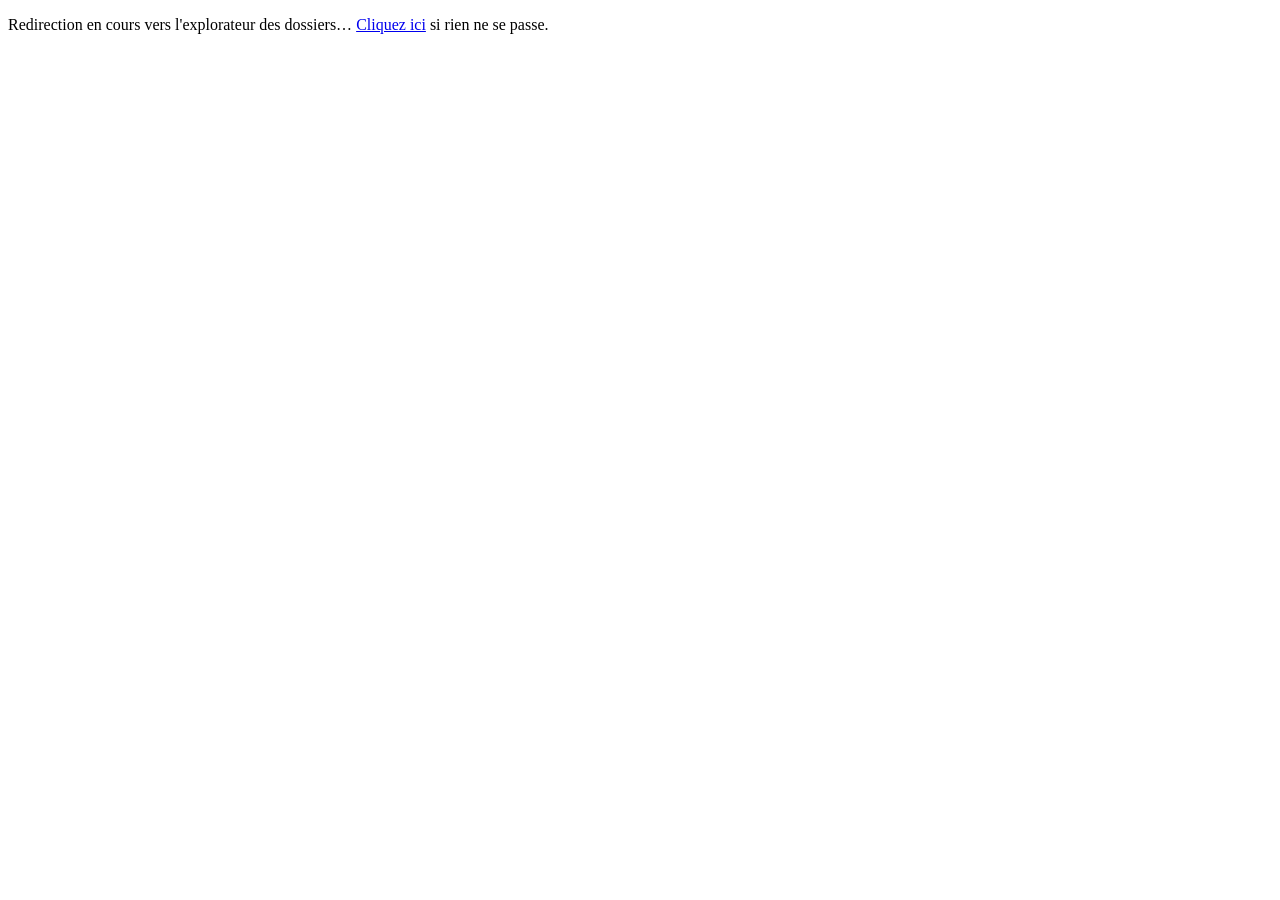
<file: projects/index.html>
<!DOCTYPE html>
<html lang="fr">
<head>
    <meta charset="UTF-8">
    <meta http-equiv="refresh" content="0; url=index.php">
    <title>Redirection vers l'explorateur de projets</title>
</head>
<body>
    <p>Redirection en cours vers l'explorateur des dossiers… <a href="index.php">Cliquez ici</a> si rien ne se passe.</p>
</body>
</html>
</file>
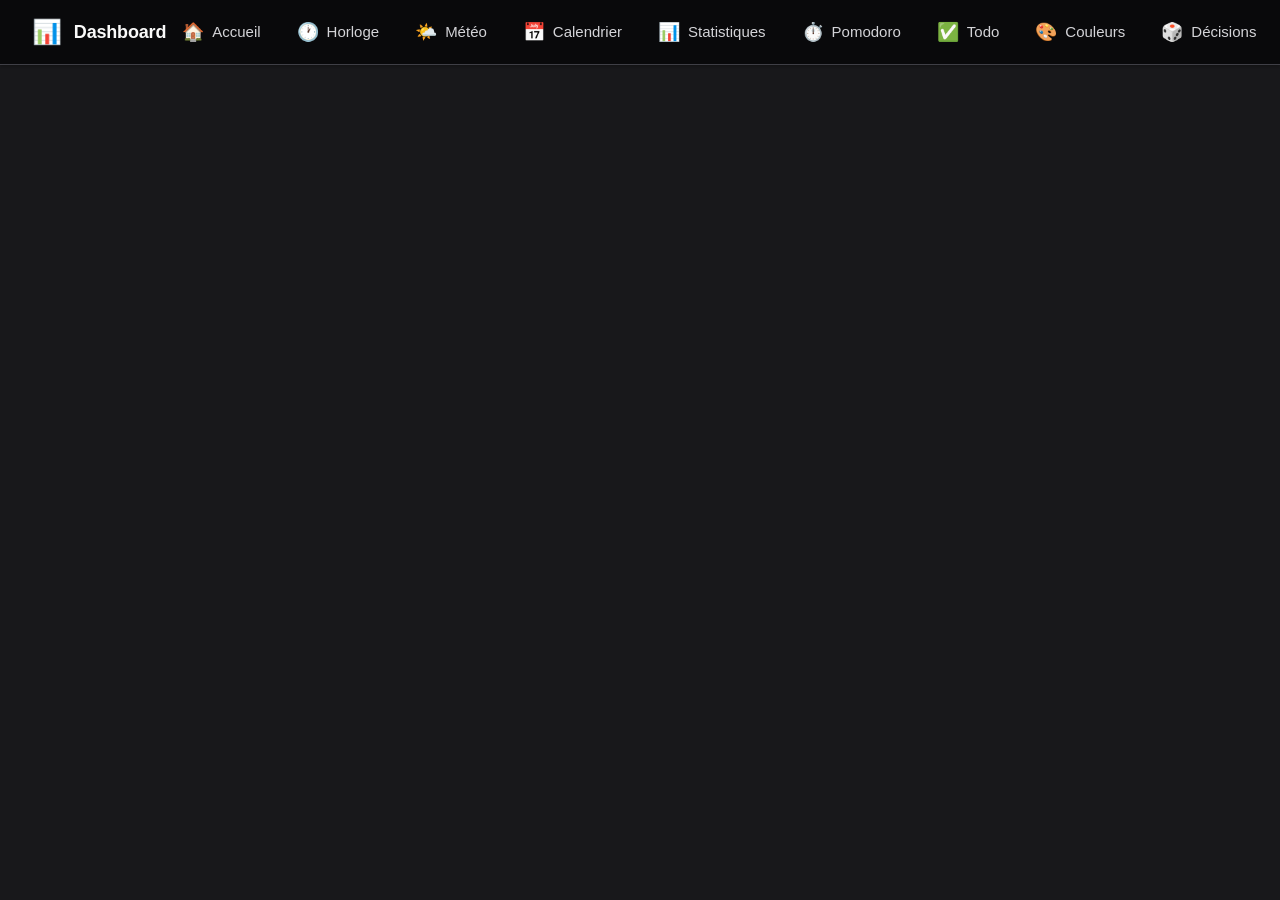
<file: projects/Dashboard/index.html>
<!doctype html>
<html lang="en">
  <head>
    <meta charset="UTF-8" />
    <link rel="icon" type="image/svg+xml" href="/favicon.svg" />
    <meta name="viewport" content="width=device-width, initial-scale=1.0" />
    <title>dashboard-perso</title>
    <script type="module" crossorigin src="./assets/index-Ciw6hsVW.js"></script>
    <link rel="stylesheet" crossorigin href="./assets/index-CZJQRBE0.css">
  </head>
  <body>
    <div id="root"></div>
  </body>
</html>
</file>
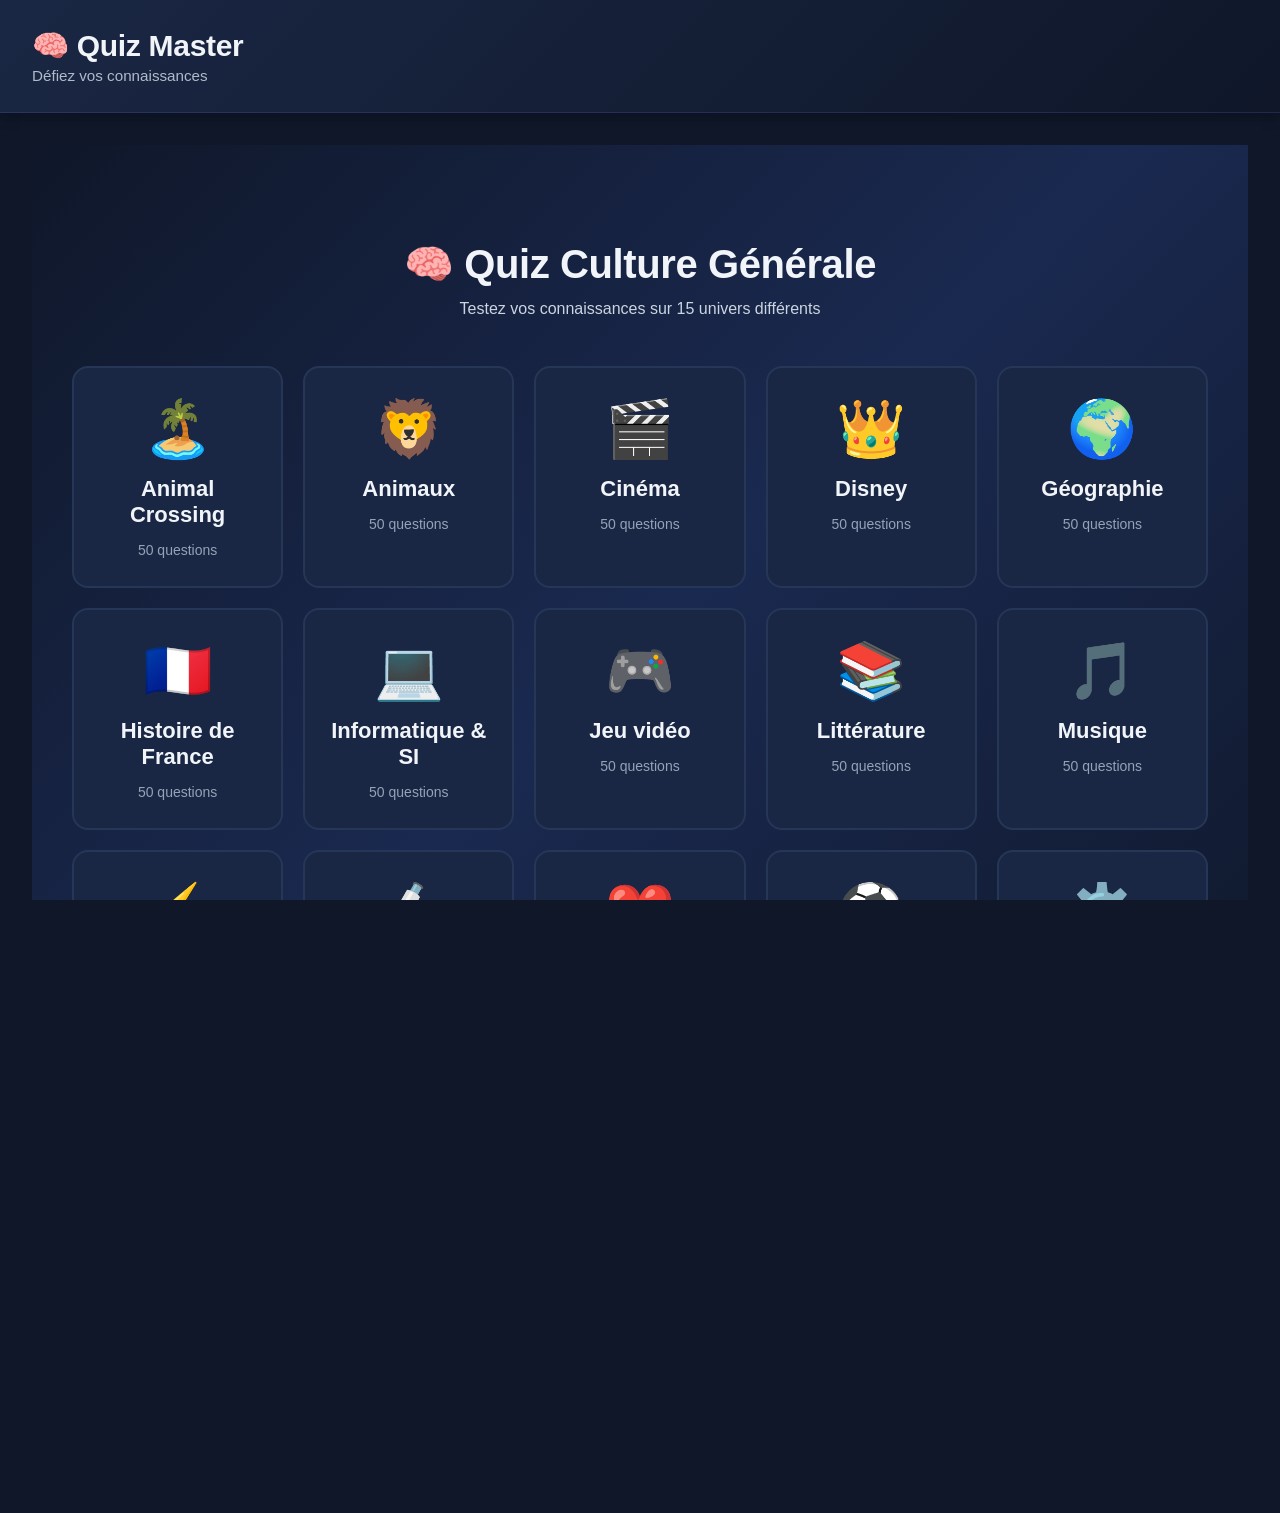
<file: projects/quiz/index.html>
<!doctype html>
<html lang="en" data-beasties-container>
<head>
  <meta charset="utf-8">
  <title>AngularCardsCollection</title>
  <base href="./">
  <meta name="viewport" content="width=device-width, initial-scale=1">
  <link rel="icon" type="image/x-icon" href="favicon.ico">
<style>*{margin:0;padding:0;box-sizing:border-box}html,body{margin:0;padding:0;width:100%;height:100%;overflow-x:hidden}app-root{display:block;width:100%;height:100%}</style><link rel="stylesheet" href="styles-6CICIR44.css" media="print" onload="this.media='all'"><noscript><link rel="stylesheet" href="styles-6CICIR44.css"></noscript></head>
<body>
  <app-root></app-root>
<script src="main-5MNMVX6I.js" type="module"></script></body>
</html>
</file>
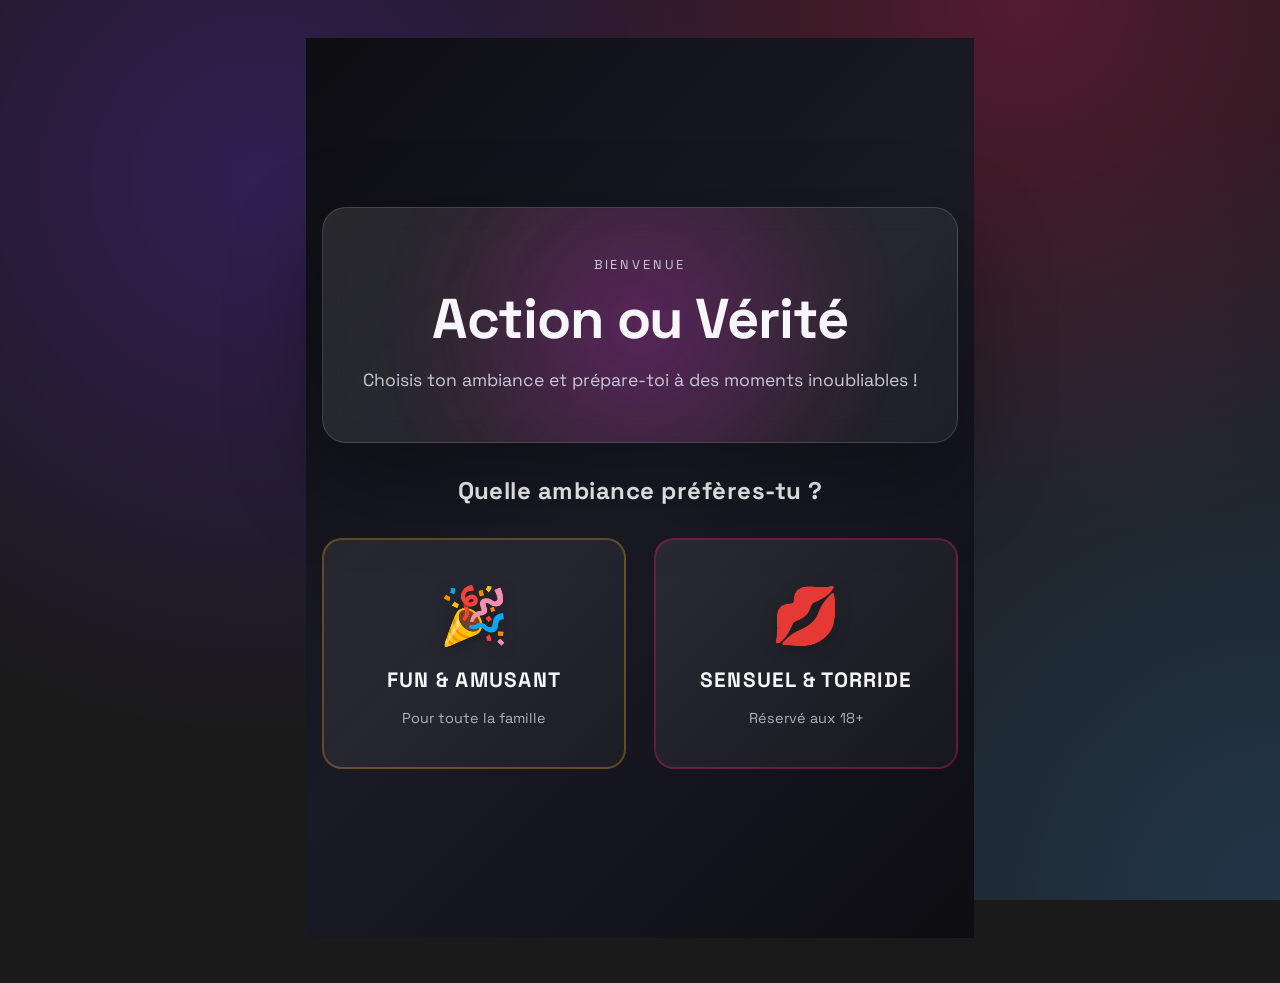
<file: projects/Truth or Dare/index.html>
<!DOCTYPE html>
<html lang="fr">
  <head>
    <meta charset="UTF-8" />
    <meta name="viewport" content="width=device-width, initial-scale=1.0" />
    <title>Action ou Vérité</title>
    <script type="module" crossorigin src="./assets/index-Dd_Lq-SL.js"></script>
    <link rel="stylesheet" crossorigin href="./assets/index-EcSPAZez.css">
  </head>
  <body>
    <div id="root"></div>
  </body>
</html>
</file>
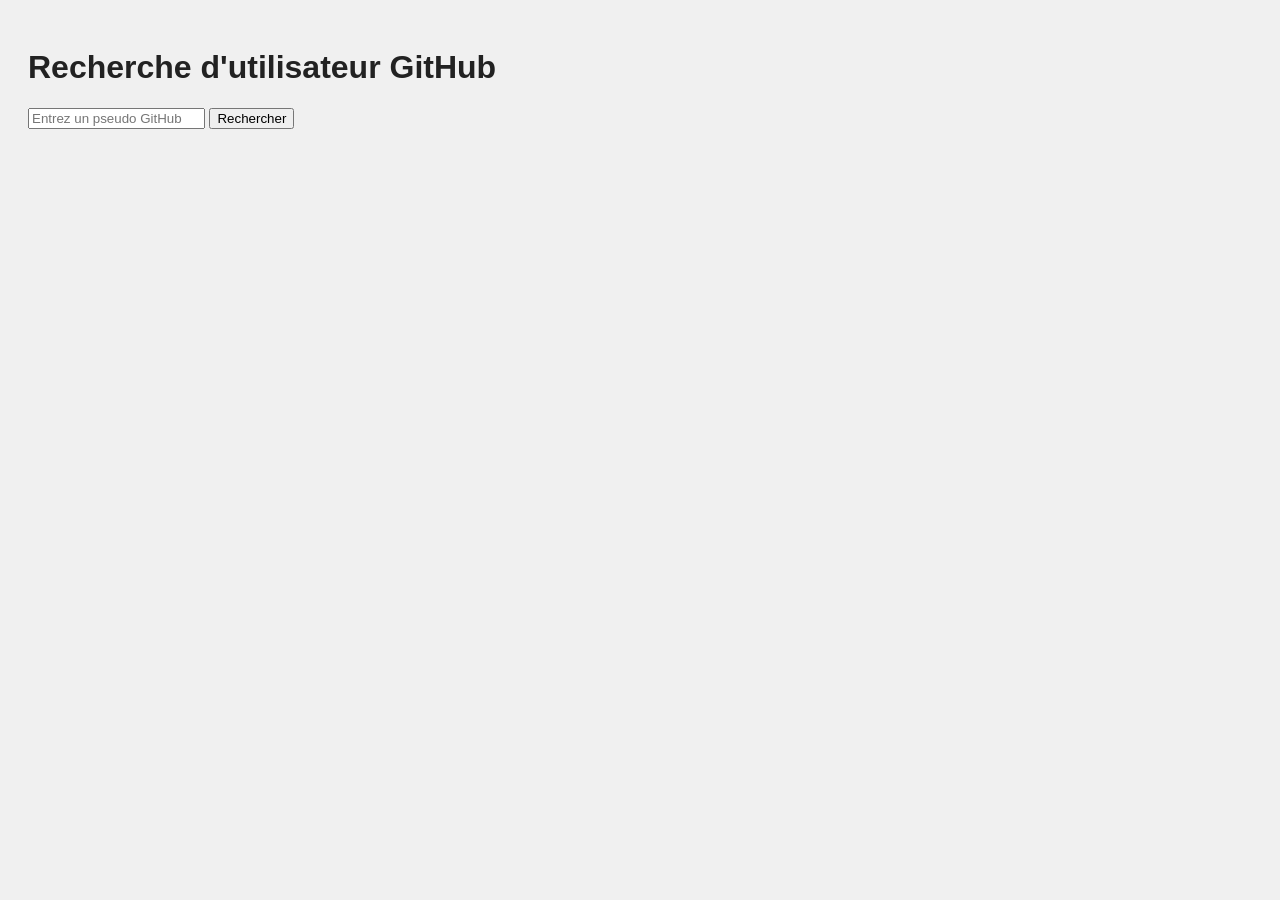
<file: exercice.html>
<!DOCTYPE html>
<html lang="fr">
<head>
    <meta charset="UTF-8">
    <meta name="viewport" content="width=device-width, initial-scale=1.0">
    <title>Exercices JS</title>
    <link rel="stylesheet" href="style.css">
</head>
<body>

    <h1 class="GitubJS"> Recherche d'utilisateur GitHub </h1>

    <input type="text" name="git_username" id="git_username" placeholder="Entrez un pseudo GitHub" />
    <button id="search_button">Rechercher</button>

    <div id="git_result"></div>


    <script src="exo.js"></script>
</body>
</html>
</file>
<file: projects/Dashboard/assets/index-CZJQRBE0.css>
*{margin:0;padding:0;box-sizing:border-box}:root{--primary: #3b82f6;--primary-dark: #2563eb;--primary-light: #60a5fa;--secondary: #8b5cf6;--success: #10b981;--warning: #f59e0b;--danger: #ef4444;--bg-primary: #18181b;--bg-secondary: #27272a;--bg-tertiary: #3f3f46;--bg-card: #1f1f23;--text-primary: #fafafa;--text-secondary: #d4d4d8;--text-tertiary: #a1a1aa;--text-muted: #71717a;--border-primary: #3f3f46;--border-secondary: #52525b;--border-accent: #3b82f6;--navbar-bg: #09090b;--navbar-border: #27272a;--navbar-text: #fafafa;--navbar-hover: #27272a;--navbar-shadow: 0 1px 3px rgba(0, 0, 0, .3);--shadow-sm: 0 1px 2px rgba(0, 0, 0, .3);--shadow: 0 4px 6px rgba(0, 0, 0, .4);--shadow-lg: 0 10px 15px rgba(0, 0, 0, .5);--shadow-xl: 0 20px 25px rgba(0, 0, 0, .6);--transition: all .2s cubic-bezier(.4, 0, .2, 1);--transition-fast: all .1s cubic-bezier(.4, 0, .2, 1)}html,body,#root{height:100%;width:100%}body{font-family:-apple-system,BlinkMacSystemFont,Inter,Segoe UI,Roboto,Helvetica Neue,Arial,sans-serif;-webkit-font-smoothing:antialiased;-moz-osx-font-smoothing:grayscale;background:var(--bg-primary);color:var(--text-primary);line-height:1.7;margin:0;overflow-x:hidden;font-size:15px}a{color:var(--primary);text-decoration:none;transition:var(--transition)}a:hover{color:var(--secondary)}button{font-family:inherit;border:none;cursor:pointer;transition:var(--transition)}input,textarea,select{font-family:inherit;border:1px solid #00f5ff;border-radius:6px;padding:.75rem;font-size:1rem;background:var(--bg-secondary);color:var(--text-primary);transition:var(--transition)}input:focus,textarea:focus,select:focus{outline:none;border-color:var(--primary);box-shadow:0 0 0 3px #ff006e33}h1,h2,h3,h4,h5,h6{font-weight:600;line-height:1.2;color:var(--text-primary)}h1{font-size:2rem;text-shadow:0 0 20px rgba(255,0,110,.3)}h2{font-size:1.5rem}h3{font-size:1.25rem}::-webkit-scrollbar{width:8px;height:8px}::-webkit-scrollbar-track{background:var(--bg-secondary)}::-webkit-scrollbar-thumb{background:linear-gradient(to bottom,#ff006e,#00f5ff);border-radius:4px}::-webkit-scrollbar-thumb:hover{background:linear-gradient(to bottom,#ff4d94,#39ff14)}html{scroll-behavior:smooth}::selection{background:var(--primary);color:var(--bg-primary)}.navbar{background:var(--navbar-bg);border-bottom:1px solid var(--border-primary);position:sticky;top:0;z-index:1000;box-shadow:var(--navbar-shadow);-webkit-backdrop-filter:blur(12px);backdrop-filter:blur(12px)}.navbar-container{max-width:1440px;margin:0 auto;padding:0 2rem;display:flex;align-items:center;justify-content:space-between;height:64px}.navbar-brand{display:flex;align-items:center;gap:.75rem;text-decoration:none;font-weight:700;font-size:1.125rem;color:var(--text-primary);transition:var(--transition);letter-spacing:-.01em}.navbar-brand:hover{color:var(--primary)}.brand-icon{font-size:1.5rem;display:flex;align-items:center}.brand-text{color:var(--text-primary);font-weight:700}.navbar-menu{display:flex;list-style:none;gap:.25rem;margin:0;padding:0;align-items:center}.navbar-item{height:100%}.navbar-link{display:flex;align-items:center;gap:.5rem;padding:.5rem 1rem;height:100%;text-decoration:none;color:var(--text-secondary);transition:var(--transition);border-radius:8px;font-weight:500;font-size:.9375rem}.navbar-link:hover{color:var(--text-primary);background:var(--bg-secondary)}.navbar-link.active{color:var(--primary);background:#3b82f61a;font-weight:600}.nav-icon{font-size:1.125rem}.nav-label{white-space:nowrap}.hamburger{display:none;flex-direction:column;background:none;border:none;cursor:pointer;padding:.5rem;gap:5px;transition:var(--transition);z-index:1001}.hamburger span{width:24px;height:2.5px;background:var(--text-primary);border-radius:2px;transition:all .3s ease;transform-origin:center}.hamburger:hover span{background:var(--primary)}.hamburger.open span:nth-child(1){transform:translateY(7.5px) rotate(45deg)}.hamburger.open span:nth-child(2){opacity:0}.hamburger.open span:nth-child(3){transform:translateY(-7.5px) rotate(-45deg)}@media(max-width:768px){.navbar-container{padding:0 1.25rem}.hamburger{display:flex}.navbar-menu{position:fixed;top:64px;left:0;right:0;background:var(--navbar-bg);border-bottom:1px solid var(--border-primary);flex-direction:column;gap:0;padding:0;max-height:0;overflow:hidden;opacity:0;visibility:hidden;transition:max-height .3s ease,opacity .3s ease,visibility .3s ease,padding .3s ease;box-shadow:var(--shadow-lg);-webkit-backdrop-filter:blur(12px);backdrop-filter:blur(12px)}.navbar-menu.open{max-height:calc(100vh - 64px);opacity:1;visibility:visible;padding:.5rem;overflow-y:auto}.navbar-item{width:100%}.navbar-link{width:100%;padding:1rem;justify-content:flex-start}.nav-label{flex:1}}@media(max-width:480px){.navbar-container{padding:0 1rem}.navbar-brand{font-size:1rem}.brand-icon{font-size:1.25rem}}.app{display:flex;flex-direction:column;min-height:100vh;background:var(--bg-primary)}.app-main{flex:1;display:flex;flex-direction:column;background:var(--bg-primary);padding-top:64px}.widget{background:var(--bg-primary);border-radius:8px;padding:1.5rem;box-shadow:var(--shadow);transition:var(--transition);border:1px solid #e5e7eb}.widget:hover{box-shadow:var(--shadow-lg);border-color:var(--primary-light)}.page{min-height:calc(100vh - 64px);background:var(--bg-primary);position:relative}.page-inner{max-width:1280px;margin:0 auto;padding:3rem 2rem}.page-header{margin-bottom:3rem}.page-header h1{font-size:2.25rem;font-weight:700;color:var(--text-primary);margin:0 0 .5rem;letter-spacing:-.02em}.subtitle{font-size:1rem;color:var(--text-secondary);margin:0;font-weight:400}.btn-back{display:inline-flex;align-items:center;gap:.5rem;padding:.625rem 1rem;margin-bottom:2rem;background:var(--bg-secondary);color:var(--text-primary);border-radius:8px;border:1px solid var(--border-primary);transition:var(--transition);font-weight:500;font-size:.875rem}.btn-back:hover{background:var(--bg-tertiary);border-color:var(--border-secondary);transform:translate(-2px)}.btn-primary{background:var(--primary);color:#fff;padding:.75rem 1.5rem;border-radius:8px;border:none;font-weight:600;cursor:pointer;transition:var(--transition);font-size:.9375rem}.btn-primary:hover{background:var(--primary-dark);transform:translateY(-1px);box-shadow:var(--shadow-lg)}.btn-delete{background:none;border:none;color:var(--danger);cursor:pointer;padding:.5rem;transition:var(--transition);font-size:1.125rem}.btn-delete:hover{color:#dc2626;transform:scale(1.1)}.home-page .page-inner{display:flex;flex-direction:column;gap:2rem}.time-display{font-size:3rem;font-weight:700;color:var(--text-primary);margin:0;font-family:SF Mono,Monaco,Cascadia Code,monospace;letter-spacing:-.03em}.widgets-grid{display:grid;grid-template-columns:repeat(auto-fill,minmax(180px,1fr));gap:1.25rem}.widget-card{background:var(--bg-card);border:1px solid var(--border-primary);border-radius:12px;padding:1.75rem;text-align:center;text-decoration:none;transition:var(--transition);display:flex;flex-direction:column;align-items:center;gap:.875rem}.widget-card:hover{background:var(--bg-secondary);border-color:var(--primary);transform:translateY(-2px);box-shadow:var(--shadow-lg)}.widget-icon{font-size:2.5rem}.widget-card h3{margin:0;font-size:1rem;font-weight:600;color:var(--text-primary)}.widget-count{font-size:1.5rem;font-weight:700;color:var(--primary)}.stats-section,.weather-main-section,.weather-forecast,.weather-info-card,.notes-editor,.note-item-full,.events-form-section,.events-section,.event-item-full{background:var(--bg-card);border:1px solid var(--border-primary);border-radius:12px;padding:2rem;margin-bottom:1.5rem;transition:var(--transition)}.weather-info-card,.note-item-full,.event-item-full{padding:1.5rem}.clock-page .page-content{display:flex;flex-direction:column;align-items:center;gap:3rem}.clock-analog{width:320px;height:320px;background:var(--bg-card);border-radius:50%;border:2px solid var(--border-primary);box-shadow:var(--shadow-xl);position:relative}.clock-circle{position:absolute;width:100%;height:100%;border-radius:50%}.clock-hand{position:absolute;bottom:50%;left:50%;transform-origin:bottom center;border-radius:10px}.hour-hand{width:6px;height:70px;margin-left:-3px;background:var(--text-primary)}.minute-hand{width:4px;height:95px;margin-left:-2px;background:var(--primary)}.second-hand{width:2px;height:110px;margin-left:-1px;background:var(--danger)}.clock-center{position:absolute;top:50%;left:50%;width:14px;height:14px;margin:-7px 0 0 -7px;background:var(--text-primary);border-radius:50%;z-index:10;box-shadow:var(--shadow)}.clock-digital{text-align:center}.digital-time{font-size:4.5rem;font-weight:700;color:var(--text-primary);font-family:SF Mono,Monaco,monospace;letter-spacing:-.02em;line-height:1}.digital-date{font-size:1.125rem;color:var(--text-secondary);margin-top:1rem;text-transform:capitalize;font-weight:500}.weather-main-section{display:flex;align-items:center;justify-content:center;gap:3rem;flex-wrap:wrap;padding:2.5rem}.weather-icon-big{font-size:5rem}.weather-details-main{flex:1;min-width:200px}.weather-temp{font-size:3.5rem;font-weight:700;color:var(--text-primary);margin:0;line-height:1}.weather-condition{font-size:1.25rem;color:var(--text-primary);margin-top:.5rem;font-weight:500}.weather-feels{color:var(--text-secondary);margin-top:.5rem;font-size:.9375rem}.weather-grid{display:grid;grid-template-columns:repeat(auto-fit,minmax(150px,1fr));gap:1.25rem;margin-bottom:1.5rem}.weather-info-card:hover{border-color:var(--primary);background:var(--bg-secondary)}.info-label{color:var(--text-tertiary);font-weight:600;font-size:.8125rem;text-transform:uppercase;letter-spacing:.05em;margin-bottom:.75rem}.info-value{font-size:1.75rem;font-weight:700;color:var(--text-primary);margin:0}.forecast-grid{display:grid;grid-template-columns:repeat(auto-fit,minmax(120px,1fr));gap:1.25rem}.forecast-card{background:var(--bg-secondary);border:1px solid var(--border-primary);border-radius:10px;padding:1.5rem;text-align:center;transition:var(--transition)}.forecast-card:hover{border-color:var(--primary);transform:translateY(-2px)}.forecast-day{color:var(--text-secondary);font-size:.875rem;margin-bottom:.75rem;font-weight:600;text-transform:uppercase;letter-spacing:.03em}.forecast-icon{font-size:2.25rem;margin:.75rem 0}.forecast-temp{font-size:1.5rem;font-weight:700;color:var(--text-primary);margin:0}.notes-controls{display:flex;gap:1rem;margin-bottom:1.5rem;flex-wrap:wrap}.search-input,.note-input,.event-form input{padding:.875rem 1rem;border:1px solid var(--border-primary);border-radius:8px;background:var(--bg-secondary);color:var(--text-primary);font-size:.9375rem;transition:var(--transition);font-family:inherit}.search-input:focus,.note-input:focus,.event-form input:focus{outline:none;border-color:var(--primary);background:var(--bg-tertiary);box-shadow:0 0 0 3px #3b82f61a}.search-input{flex:1;min-width:200px}.note-input{width:100%;min-height:120px;resize:vertical;font-family:inherit;line-height:1.6}.note-item-full{display:flex;justify-content:space-between;align-items:flex-start;gap:1.25rem;border-left:3px solid var(--primary)}.note-item-full:hover{border-color:var(--primary-dark);background:var(--bg-secondary)}.note-content{flex:1}.note-text{margin:0 0 .75rem;color:var(--text-primary);word-break:break-word;line-height:1.7;font-size:.9375rem}.note-meta{color:var(--text-tertiary);font-size:.8125rem;margin:0}.event-form{display:flex;flex-direction:column;gap:1.25rem}.events-list-full{display:flex;flex-direction:column;gap:2rem}.events-group-title{color:var(--text-primary);margin:0 0 1rem;font-size:1.125rem;font-weight:700;letter-spacing:-.01em}.events-items{display:flex;flex-direction:column;gap:1rem}.events-items.past{opacity:.6}.event-item-full{display:flex;justify-content:space-between;align-items:flex-start;gap:1.25rem;border-left:3px solid var(--success)}.event-item-full.past{border-left-color:var(--text-muted)}.event-item-full:hover{background:var(--bg-secondary);border-color:var(--primary)}.event-content{flex:1}.event-title{font-size:1rem;font-weight:600;color:var(--text-primary);margin:0 0 .5rem}.event-time{color:var(--text-secondary);font-size:.875rem}.all-quotes-section h2,.favorites-section h2,.weather-forecast h3,.events-section h2,.events-form-section h2,.stats-section h2{margin:0 0 1.5rem;color:var(--text-primary);font-size:1.25rem;font-weight:700;letter-spacing:-.01em}.empty-state{text-align:center;color:var(--text-muted);padding:3rem 1rem;font-style:italic;font-size:1rem}@media(max-width:768px){.page-inner{padding:2rem 1.25rem}.page-header h1{font-size:1.875rem}.widgets-grid{grid-template-columns:repeat(auto-fill,minmax(140px,1fr));gap:1rem}.digital-time{font-size:3rem}.clock-analog{width:280px;height:280px}.weather-main-section{gap:2rem;padding:2rem}.weather-temp{font-size:2.75rem}.notes-controls{flex-direction:column}}@media(max-width:480px){.page-inner{padding:1.5rem 1rem}.page-header h1{font-size:1.5rem}.digital-time{font-size:2.5rem}}.mode-buttons{display:flex;gap:.5rem;flex-wrap:wrap}.btn-primary.active{opacity:1}.btn-primary.inactive{opacity:.6}.decision-grid{display:grid;grid-template-columns:1fr 1fr;gap:2rem;align-items:start}.wheel-container{display:flex;flex-direction:column;align-items:center}.wheel{width:200px;height:200px;border-radius:50%;border:4px solid var(--primary);display:flex;align-items:center;justify-content:center;font-size:1.5rem;font-weight:700;color:#fff;text-align:center;padding:1rem;word-break:break-word}.options-panel h3{margin-bottom:1rem;color:var(--text-primary);font-size:1.125rem}.options-list{margin-top:1rem;max-height:200px;overflow-y:auto}.option-item{display:flex;justify-content:space-between;align-items:center;padding:.5rem;background:var(--bg-secondary);border-radius:4px;margin-bottom:.5rem}.dice-buttons{display:flex;gap:1rem;flex-wrap:wrap}.result-display{margin-top:2rem;text-align:center}.result-number{font-size:4rem;font-weight:700;color:var(--primary)}.coin-container{text-align:center}.coin-result{margin-top:2rem;font-size:3rem;font-weight:700;color:var(--primary)}.weighted-list{margin-top:1rem}.weighted-item{display:flex;justify-content:space-between;align-items:center;padding:.75rem;background:var(--bg-secondary);border-radius:4px;margin-bottom:.5rem}.weight-label{color:var(--text-tertiary);margin-left:.5rem}.history-list{max-height:300px;overflow-y:auto}.history-item{padding:.75rem;background:var(--bg-secondary);border-radius:4px;margin-bottom:.5rem;font-size:.9rem}.timestamp{color:var(--text-tertiary)}@media(max-width:768px){.decision-grid{grid-template-columns:1fr;gap:1.5rem}.wheel{width:180px;height:180px;font-size:1.25rem}.mode-buttons{gap:.375rem}.result-number{font-size:3rem}.coin-result{font-size:2.5rem}}@media(max-width:480px){.wheel{width:160px;height:160px;font-size:1.125rem;padding:.75rem}.mode-buttons .btn-primary{flex:1 1 calc(50% - .25rem);min-width:0}.dice-buttons .btn-primary{flex:1 1 calc(50% - .5rem)}.result-number{font-size:2.5rem}.coin-result{font-size:2rem}.option-item,.weighted-item,.history-item{padding:.625rem;font-size:.875rem}}.calendar-container{background:var(--bg-card);border-radius:12px;padding:2rem;box-shadow:var(--shadow);border:1px solid var(--border-primary)}.calendar-controls{display:flex;gap:.75rem;margin-bottom:2rem;justify-content:center;flex-wrap:wrap}.btn-nav,.btn-today{background:var(--primary);color:#fff;padding:.625rem 1.25rem;border-radius:8px;border:none;font-weight:600;font-size:.9375rem;transition:var(--transition);cursor:pointer}.btn-nav:hover,.btn-today:hover{background:var(--primary-dark);transform:translateY(-1px);box-shadow:var(--shadow-lg)}.btn-today{background:var(--success)}.btn-today:hover{background:#059669}.calendar-title{text-align:center;font-size:1.75rem;font-weight:700;color:var(--text-primary);margin-bottom:1.5rem;text-transform:capitalize;letter-spacing:-.02em}.calendar-view-selector{display:flex;gap:.5rem;margin-bottom:2rem;justify-content:center;flex-wrap:wrap}.view-btn{padding:.625rem 1.125rem;border:1px solid var(--border-primary);background:var(--bg-secondary);border-radius:8px;color:var(--text-primary);font-weight:600;font-size:.9375rem;transition:var(--transition);cursor:pointer}.view-btn:hover{border-color:var(--primary);background:var(--bg-tertiary)}.view-btn.active{background:var(--primary);color:#fff;border-color:var(--primary)}.calendar-day-view{min-height:400px}.day-header{text-align:center;margin-bottom:2rem;padding-bottom:1.5rem;border-bottom:1px solid var(--border-primary)}.day-header h2{margin:0;color:var(--text-primary);font-size:1.5rem;font-weight:700;letter-spacing:-.01em}.day-header p{color:var(--text-secondary);margin:.5rem 0 0;font-size:1rem}.hours-grid{display:flex;flex-direction:column;gap:.5rem}.hour-slot{display:flex;align-items:center;gap:1rem;padding:.75rem;border-radius:8px;border:1px solid var(--border-primary);background:var(--bg-secondary);transition:var(--transition)}.hour-slot:hover{background:var(--bg-tertiary);border-color:var(--border-secondary)}.hour-label{font-weight:600;color:var(--text-secondary);min-width:80px;font-size:.875rem}.hour-content{flex:1;color:var(--text-tertiary);font-style:italic;font-size:.875rem}.week-grid{display:grid;grid-template-columns:repeat(7,1fr);gap:.75rem}.week-day{background:var(--bg-secondary);border:1px solid var(--border-primary);border-radius:10px;padding:1rem;min-height:180px;transition:var(--transition)}.week-day:hover{background:var(--bg-tertiary);border-color:var(--primary);transform:translateY(-2px)}.week-day.today{border-color:var(--primary);background:#3b82f60d}.week-day-header{font-weight:700;margin-bottom:.75rem;padding-bottom:.5rem;border-bottom:1px solid var(--border-primary);color:var(--text-primary);font-size:.9375rem;letter-spacing:-.01em}.week-day.today .week-day-header{color:var(--primary)}.week-day-number{color:var(--text-secondary);font-size:.875rem}.month-grid{display:grid;grid-template-columns:repeat(7,1fr);gap:.5rem}.month-day{aspect-ratio:1;background:var(--bg-secondary);border:1px solid var(--border-primary);border-radius:8px;padding:.75rem;display:flex;flex-direction:column;transition:var(--transition);cursor:pointer}.month-day:hover{background:var(--bg-tertiary);border-color:var(--border-secondary)}.month-day.today{border-color:var(--primary);background:#3b82f60d}.month-day.other-month{opacity:.4}.month-day-number{font-weight:700;margin-bottom:.25rem;color:var(--text-primary);font-size:.9375rem}.month-day.today .month-day-number{color:var(--primary)}.month-day-name{font-size:.75rem;color:var(--text-secondary);text-transform:uppercase;font-weight:600;letter-spacing:.05em}.year-grid{display:grid;grid-template-columns:repeat(auto-fit,minmax(260px,1fr));gap:1.5rem}.month-mini{background:var(--bg-secondary);border:1px solid var(--border-primary);border-radius:10px;padding:1.25rem;transition:var(--transition)}.month-mini:hover{background:var(--bg-tertiary);border-color:var(--primary);transform:translateY(-2px)}.month-mini-header{text-align:center;font-weight:700;margin-bottom:1rem;color:var(--text-primary);font-size:1rem;letter-spacing:-.01em}.month-mini-grid{display:grid;grid-template-columns:repeat(7,1fr);gap:.25rem}.month-mini-day{aspect-ratio:1;display:flex;align-items:center;justify-content:center;font-size:.8125rem;color:var(--text-secondary);border-radius:6px;transition:var(--transition);font-weight:500}.month-mini-day:hover{background:var(--bg-tertiary);color:var(--text-primary)}.month-mini-day.today{background:var(--primary);color:#fff;font-weight:700}.month-mini-day.other-month{opacity:.3}.day-content{display:flex;flex-direction:column;gap:1rem}.event-card{background:var(--bg-secondary);border:1px solid var(--border-primary);border-radius:10px;padding:1.25rem;transition:var(--transition)}.event-card:hover{background:var(--bg-tertiary);border-color:var(--primary);transform:translateY(-2px)}.event-time{font-size:.875rem;color:var(--text-secondary);font-weight:600;margin-bottom:.5rem}.event-details h3{margin:0;color:var(--text-primary);font-size:1.125rem}.empty-state{text-align:center;color:var(--text-tertiary);padding:3rem 1rem;font-style:italic}.week-header h3{text-align:center;margin:0 0 1.5rem;color:var(--text-primary);font-size:1.25rem}.week-day-header{display:flex;flex-direction:column;align-items:center;gap:.25rem}.day-name{text-transform:uppercase;font-size:.75rem;color:var(--text-secondary);font-weight:600}.day-date{font-size:1.25rem;font-weight:700;color:var(--text-primary)}.week-day-events{display:flex;flex-direction:column;gap:.5rem;margin-top:.75rem}.week-event{background:var(--bg-tertiary);padding:.5rem;border-radius:6px;font-size:.8125rem}.week-event small{display:block;color:var(--text-tertiary);margin-bottom:.25rem}.event-title{color:var(--text-primary);font-weight:600}.month-day-header{display:flex;align-items:center;justify-content:center;font-weight:700;color:var(--text-secondary);padding:.5rem;font-size:.875rem;text-transform:uppercase}.month-day.empty{background:transparent;border:none;cursor:default}.month-day.empty:hover{background:transparent;border:none;transform:none}.month-day-events{display:flex;gap:.25rem;flex-wrap:wrap;margin-top:.25rem}.month-event{color:var(--primary);font-size:1rem}.calendar-year-view h2{text-align:center;font-size:2rem;margin:0 0 2rem;color:var(--text-primary)}.year-month h4{text-align:center;margin:0 0 .75rem;color:var(--text-primary);font-size:1rem;font-weight:700;text-transform:capitalize}.mini-month-grid{display:grid;grid-template-columns:repeat(7,1fr);gap:.25rem;margin-bottom:.5rem}.mini-day-header{font-size:.625rem;color:var(--text-secondary);text-align:center;font-weight:600;padding:.25rem 0}.mini-day{aspect-ratio:1;display:flex;align-items:center;justify-content:center;font-size:.75rem;color:var(--text-secondary);border-radius:4px;transition:var(--transition)}.mini-day.empty{opacity:0}.mini-day.today{background:var(--primary);color:#fff;font-weight:700}.mini-events-count{text-align:center;font-size:.75rem;color:var(--text-tertiary);margin-top:.5rem}@media(max-width:768px){.calendar-container{padding:1rem;border-radius:8px}.calendar-title{font-size:1.375rem;margin-bottom:1rem}.calendar-controls{gap:.5rem;margin-bottom:1.5rem}.btn-nav,.btn-today{padding:.5rem 1rem;font-size:.875rem}.calendar-view-selector{gap:.375rem;margin-bottom:1.5rem}.view-btn{padding:.5rem .875rem;font-size:.875rem}.week-grid{grid-template-columns:repeat(3,1fr);gap:.5rem}.week-day{padding:.75rem;min-height:140px}.day-name{font-size:.6875rem}.day-date{font-size:1rem}.month-grid{gap:.25rem}.month-day{padding:.375rem}.month-day-header{font-size:.75rem;padding:.375rem}.month-day-number{font-size:.8125rem}.year-grid{grid-template-columns:repeat(2,1fr);gap:1rem}.calendar-year-view h2{font-size:1.5rem;margin-bottom:1.5rem}}@media(max-width:480px){.calendar-container{padding:.75rem}.calendar-title{font-size:1.125rem;margin-bottom:.75rem}.calendar-controls{gap:.375rem;margin-bottom:1rem}.btn-nav,.btn-today{padding:.5rem .75rem;font-size:.8125rem}.calendar-view-selector{gap:.25rem;margin-bottom:1rem}.view-btn{padding:.5rem .625rem;font-size:.8125rem}.day-header h2{font-size:1.125rem}.event-card{padding:1rem}.event-details h3{font-size:1rem}.week-grid{grid-template-columns:1fr;gap:.5rem}.week-day{padding:1rem;min-height:auto}.week-header h3{font-size:1rem;margin-bottom:1rem}.week-day-header{flex-direction:row;justify-content:space-between;align-items:center}.day-name{font-size:.75rem;text-transform:capitalize}.day-date{font-size:1.125rem}.month-grid{gap:2px}.month-day{padding:.25rem;border-radius:4px}.month-day-header{font-size:.6875rem;padding:.25rem}.month-day-number{font-size:.75rem}.month-event{font-size:.875rem}.year-grid{grid-template-columns:1fr;gap:1rem}.calendar-year-view h2{font-size:1.25rem;margin-bottom:1rem}.year-month{padding:1rem}.year-month h4{font-size:.9375rem}.mini-day-header{font-size:.5625rem}.mini-day{font-size:.6875rem}}
</file>
<file: projects/quiz/styles-6CICIR44.css>
*{margin:0;padding:0;box-sizing:border-box}html,body{margin:0;padding:0;width:100%;height:100%;overflow-x:hidden}app-root{display:block;width:100%;height:100%}
</file>
<file: projects/Truth or Dare/assets/index-EcSPAZez.css>
@import"https://fonts.googleapis.com/css2?family=Space+Grotesk:wght@400;500;600;700&display=swap";:root{--bg: #1a1a1a;--bg-accent: radial-gradient(circle at 20% 20%, rgba(124, 43, 255, .25), transparent 45%), radial-gradient(circle at 80% 0%, rgba(255, 29, 111, .25), transparent 40%), radial-gradient(circle at 100% 100%, rgba(66, 164, 255, .2), transparent 50%);--panel: rgba(25, 30, 48, .85);--border: rgba(255, 255, 255, .18);--text: #f7f7fb;--muted: #c8cad9;--accent: #ff1d6f}*{box-sizing:border-box}body{margin:0;font-family:Space Grotesk,system-ui,-apple-system,sans-serif;background:var(--bg);background-image:var(--bg-accent);background-attachment:fixed;color:var(--text);min-height:100vh;transition:background .6s ease}#root{min-height:100vh;display:flex;align-items:center;justify-content:center;padding:2.4rem 1.25rem 2.8rem}button{font-family:inherit}.app{max-width:880px;margin:0 auto 2rem;display:flex;flex-direction:column;gap:1.5rem;position:relative}.app.mode-adult{--mode-bg: linear-gradient(180deg, #1a0a00 0%, #3d1a0a 20%, #662a0a 40%, #884400 60%, #aa6633 80%, #cc9966 100%);--mode-glow-1: radial-gradient(circle at 50% 100%, rgba(255, 102, 0, .25), transparent 60%);--mode-glow-2: radial-gradient(circle at 50% 80%, rgba(255, 153, 0, .15), transparent 65%);--mode-glow-3: radial-gradient(circle at 30% 60%, rgba(204, 51, 0, .12), transparent 60%)}.app.mode-adult:before{content:"";position:fixed;inset:0;background:var(--mode-bg);background-attachment:fixed;pointer-events:none;z-index:-1;opacity:.85}.app.mode-adult:after{content:"";position:fixed;inset:0;background:var(--mode-glow-1),var(--mode-glow-2),var(--mode-glow-3);background-attachment:fixed;pointer-events:none;z-index:-1;filter:blur(80px);opacity:.5}.app.mode-family{--mode-bg: linear-gradient(90deg, #ff9999 0%, #ffcc99 16.66%, #ffff99 33.33%, #99ff99 50%, #99ccff 66.66%, #cc99ff 83.33%, #ff99ff 100%);--mode-glow-1: radial-gradient(circle at 20% 50%, rgba(255, 0, 0, .15), transparent 60%);--mode-glow-2: radial-gradient(circle at 50% 50%, rgba(0, 255, 0, .12), transparent 60%);--mode-glow-3: radial-gradient(circle at 80% 50%, rgba(0, 0, 255, .15), transparent 60%)}.app.mode-family:before{content:"";position:fixed;inset:0;background:var(--mode-bg);background-attachment:fixed;pointer-events:none;z-index:-1;opacity:.8}.app.mode-family:after{content:"";position:fixed;inset:0;background:var(--mode-glow-1),var(--mode-glow-2),var(--mode-glow-3);background-attachment:fixed;pointer-events:none;z-index:-1;filter:blur(100px);opacity:.4}.back-button{position:absolute;top:-.5rem;left:0;width:36px;height:36px;background:#ffffff14;border:1px solid rgba(255,255,255,.12);border-radius:8px;color:#ffffff80;font-size:1.2rem;cursor:pointer;transition:all .2s ease;display:flex;align-items:center;justify-content:center;-webkit-backdrop-filter:blur(8px);backdrop-filter:blur(8px);z-index:10}.back-button:hover{background:#ffffff1f;border-color:#fff3;color:#fffc;transform:translate(-2px)}.back-button:active{transform:translate(-2px) scale(.95)}.app{--accent: #ff1d6f;--accent-2: #7c2bff;--glow: rgba(255, 29, 111, .24);--glow-2: rgba(124, 43, 255, .18)}.app.mode-adult{--accent: #ff1d5f;--accent-2: #ff6b9d;--glow: rgba(255, 29, 95, .35);--glow-2: rgba(255, 107, 157, .3)}.app.mode-adult.theme-1{--accent: #ff0052;--accent-2: #ff6b8a;--glow: rgba(255, 0, 82, .4);--glow-2: rgba(255, 107, 138, .35)}.app.mode-adult.theme-2{--accent: #ff1d5f;--accent-2: #ff80ab;--glow: rgba(255, 29, 95, .42);--glow-2: rgba(255, 128, 171, .36)}.app.mode-adult.theme-3{--accent: #d81b60;--accent-2: #ff5277;--glow: rgba(216, 27, 96, .44);--glow-2: rgba(255, 82, 119, .38)}.app.mode-adult.theme-4{--accent: #c2185b;--accent-2: #ff4081;--glow: rgba(194, 24, 91, .46);--glow-2: rgba(255, 64, 129, .4)}.app.mode-adult.theme-5{--accent: #e91e63;--accent-2: #ff6e9e;--glow: rgba(233, 30, 99, .48);--glow-2: rgba(255, 110, 158, .42)}.app.mode-family{--accent: #ffb300;--accent-2: #4caf50;--glow: rgba(255, 179, 0, .35);--glow-2: rgba(76, 175, 80, .32)}.app.mode-family.theme-1{--accent: #ffd54f;--accent-2: #2196f3;--glow: rgba(255, 213, 79, .38);--glow-2: rgba(33, 150, 243, .32)}.app.mode-family.theme-2{--accent: #ff8a50;--accent-2: #00bcd4;--glow: rgba(255, 138, 80, .38);--glow-2: rgba(0, 188, 212, .32)}.app.mode-family.theme-3{--accent: #9c27b0;--accent-2: #8bc34a;--glow: rgba(156, 39, 176, .38);--glow-2: rgba(139, 195, 74, .32)}.app.mode-family.theme-4{--accent: #3f51b5;--accent-2: #ffb300;--glow: rgba(63, 81, 181, .38);--glow-2: rgba(255, 179, 0, .32)}.app.mode-family.theme-5{--accent: #e91e63;--accent-2: #ffc107;--glow: rgba(233, 30, 99, .38);--glow-2: rgba(255, 193, 7, .32)}.hero{position:relative;overflow:hidden;background:#0003;border:1px solid rgba(255,255,255,.2);border-radius:20px;padding:2rem 2.25rem;-webkit-backdrop-filter:blur(15px);backdrop-filter:blur(15px);box-shadow:0 28px 80px #00000026;text-align:center}.hero:before,.hero:after{content:"";position:absolute;inset:-30% -10%;background:radial-gradient(circle at 30% 30%,var(--glow),transparent 45%);opacity:1;filter:blur(12px);pointer-events:none}.hero:after{inset:-40% 10%;background:radial-gradient(circle at 70% 30%,var(--glow-2),transparent 50%);opacity:.9}.eyebrow{text-transform:uppercase;letter-spacing:.2em;font-size:.8rem;color:var(--muted);margin:0 0 .5rem;position:relative;z-index:1}h1{margin:0;font-size:clamp(2.4rem,4vw,3rem);position:relative;z-index:1;font-weight:800;letter-spacing:-.02em}.subtitle{margin:.5rem 0 0;color:var(--muted);line-height:1.5;font-size:1.05rem;position:relative;z-index:1}.panel{background:#00000040;border:1px solid rgba(255,255,255,.2);border-radius:20px;padding:1.75rem 2rem 2rem;box-shadow:0 26px 70px #00000026;position:relative;overflow:hidden;text-align:center;-webkit-backdrop-filter:blur(15px);backdrop-filter:blur(15px)}.panel-header{display:flex;flex-direction:column;gap:.4rem;margin-bottom:1.25rem;text-align:center;position:relative;z-index:1}.panel:before{content:"";position:absolute;inset:-35% -5% 50%;background:radial-gradient(circle at 20% 20%,var(--glow),transparent 45%);opacity:.4;pointer-events:none;filter:blur(10px)}.panel-header{display:flex;flex-direction:column;gap:.25rem;margin-bottom:1rem}.panel h3{margin:0;letter-spacing:.08em;text-transform:uppercase;font-size:1.1rem;font-weight:700}.hint{margin:0;color:var(--muted);font-size:1rem;line-height:1.4}.hint.muted{opacity:.65}.dice-button{display:flex;flex-direction:column;align-items:center;justify-content:center;gap:1.1rem;width:100%;max-width:220px;margin:0 auto 1.5rem;padding:1.5rem 1.75rem;background:#0003;border:2px solid rgba(255,255,255,.2);border-radius:18px;color:#fff;cursor:pointer;transition:all .2s cubic-bezier(.34,1.56,.64,1);position:relative;overflow:hidden}.dice-button:before{content:"";position:absolute;inset:0;background:radial-gradient(circle at center,rgba(255,255,255,.1),transparent 70%);opacity:0;transition:opacity .2s ease}.dice-button:hover:before{opacity:1}.dice-button:hover{border-color:#ffffff59;transform:translateY(-4px) scale(1.02)}.dice-button:disabled{cursor:not-allowed;opacity:.7}.dice-container{perspective:600px;width:70px;height:70px}.dice{width:70px;height:70px;position:relative;transform-style:preserve-3d;transition:transform .8s cubic-bezier(.23,1,.32,1)}.dice-button.rolling .dice{animation:spin3d .8s ease-out}.dice-face{position:absolute;width:70px;height:70px;background:linear-gradient(145deg,#f8f8f8,#e0e0e0);border:2px solid rgba(0,0,0,.1);border-radius:12px;display:flex;align-items:center;justify-content:center;padding:10px;box-shadow:inset 0 2px 8px #0000001a}.dice-face.face-1{transform:rotateY(0) translateZ(35px)}.dice-face.face-2{transform:rotateY(90deg) translateZ(35px)}.dice-face.face-3{transform:rotateY(180deg) translateZ(35px)}.dice-face.face-4{transform:rotateY(-90deg) translateZ(35px)}.dice-face.face-5{transform:rotateX(90deg) translateZ(35px)}.dice-face.face-6{transform:rotateX(-90deg) translateZ(35px)}.dot{position:absolute;width:9px;height:9px;background:#1a1a1a;border-radius:50%;box-shadow:inset 0 1px 2px #0000004d}.face-1 .dot{top:50%;left:50%;transform:translate(-50%,-50%)}.face-2 .dot:nth-child(1){top:12px;left:12px}.face-2 .dot:nth-child(2){bottom:12px;right:12px}.face-3 .dot:nth-child(1){top:12px;left:12px}.face-3 .dot:nth-child(2){top:50%;left:50%;transform:translate(-50%,-50%)}.face-3 .dot:nth-child(3){bottom:12px;right:12px}.face-4 .dot:nth-child(1){top:12px;left:12px}.face-4 .dot:nth-child(2){top:12px;right:12px}.face-4 .dot:nth-child(3){bottom:12px;left:12px}.face-4 .dot:nth-child(4){bottom:12px;right:12px}.face-5 .dot:nth-child(1){top:12px;left:12px}.face-5 .dot:nth-child(2){top:12px;right:12px}.face-5 .dot:nth-child(3){top:50%;left:50%;transform:translate(-50%,-50%)}.face-5 .dot:nth-child(4){bottom:12px;left:12px}.face-5 .dot:nth-child(5){bottom:12px;right:12px}.face-6 .dot:nth-child(1){top:12px;left:12px}.face-6 .dot:nth-child(2){top:50%;left:12px;transform:translateY(-50%)}.face-6 .dot:nth-child(3){bottom:12px;left:12px}.face-6 .dot:nth-child(4){top:12px;right:12px}.face-6 .dot:nth-child(5){top:50%;right:12px;transform:translateY(-50%)}.face-6 .dot:nth-child(6){bottom:12px;right:12px}.dice.face-1{transform:rotateY(0) rotateX(0)}.dice.face-2{transform:rotateY(-90deg) rotateX(0)}.dice.face-3{transform:rotateY(-180deg) rotateX(0)}.dice.face-4{transform:rotateY(90deg) rotateX(0)}.dice.face-5{transform:rotateX(-90deg) rotateY(0)}.dice.face-6{transform:rotateX(90deg) rotateY(0)}@keyframes spin3d{0%{transform:rotateX(0) rotateY(0) rotate(0)}to{transform:rotateX(720deg) rotateY(720deg) rotate(360deg)}}.dice-label{font-size:.95rem;font-weight:600;letter-spacing:.04em;opacity:.9}.dice-icon{font-size:1.5rem;display:inline-block}@keyframes rollDice{0%,to{transform:rotate(0)}25%{transform:rotate(90deg) scale(1.1)}50%{transform:rotate(180deg) scale(1.2)}75%{transform:rotate(270deg) scale(1.1)}}.levels-grid{display:grid;grid-template-columns:repeat(auto-fit,minmax(120px,1fr));gap:.75rem;justify-content:center}.level{background:#00000026;border:2px solid rgba(255,255,255,.2);color:var(--text);padding:1rem 1.2rem;border-radius:14px;cursor:pointer;transition:all .18s cubic-bezier(.34,1.56,.64,1);position:relative;overflow:hidden}.level:before{content:"";position:absolute;inset:0;background:linear-gradient(135deg,var(--accent),var(--accent-2));opacity:0;transition:opacity .18s ease}.level:hover{transform:translateY(-3px) scale(1.02);border-color:#ffffff40}.level:hover:before{opacity:.1}.level.active{background:linear-gradient(135deg,var(--accent),var(--accent-2));border-color:transparent;box-shadow:0 18px 40px #7c2bff59;transform:translateY(-2px)}.level.active:before{opacity:0}.level-name{font-weight:700;letter-spacing:.05em;position:relative;z-index:1}.controls{display:flex;gap:1rem;margin:1.2rem 0 .5rem;flex-wrap:wrap;justify-content:center}.controls button.big{flex:1;font-size:1.2rem;padding:1.3rem 1rem;font-weight:800;letter-spacing:.14em;text-transform:uppercase;border-radius:14px;border:none;color:#fff;transition:transform .12s ease,box-shadow .2s ease;cursor:pointer;position:relative;overflow:hidden;text-shadow:0 2px 4px rgba(0,0,0,.2)}.controls button.big:before{content:"";position:absolute;inset:0;background:linear-gradient(135deg,rgba(255,255,255,.2),transparent);opacity:0;transition:opacity .2s ease}.controls button.big:hover:before{opacity:1}.controls button.big:hover{transform:translateY(-3px)}.controls button.big:active{transform:translateY(0)}.controls .action{background:linear-gradient(135deg,#ff1d6f,#ff5f8f);box-shadow:0 18px 35px #ff1d6f4d}.controls .action:hover{box-shadow:0 22px 45px #ff1d6f66}.controls .truth{background:linear-gradient(135deg,#42a4ff,#8c5bff);box-shadow:0 18px 35px #7c2bff4d}.controls .truth:hover{box-shadow:0 22px 45px #7c2bff66}.controls .gage{background:linear-gradient(135deg,#ffb347,#ff7084);box-shadow:0 18px 35px #ff5b6d4d}.controls .gage:hover{box-shadow:0 22px 45px #ff5b6d66}.card{margin-top:1.2rem;border-radius:14px;border:1px solid var(--border);background:transparent;text-align:center;box-shadow:none;padding:0}.card-flip{perspective:1200px}.card-inner{position:relative;width:100%;min-height:220px;transform-style:preserve-3d;transition:transform .5s cubic-bezier(.23,1,.32,1);border-radius:14px}.card-inner.is-flipped{transform:rotateY(180deg)}.card-face{position:absolute;inset:0;padding:1.6rem 1.5rem;border-radius:14px;border:1px solid rgba(255,255,255,.2);background:#00000026;backface-visibility:hidden;-webkit-backface-visibility:hidden;box-shadow:0 18px 40px #00000026,0 0 0 1px #ffffff1a;display:flex;flex-direction:column;align-items:center;justify-content:center;-webkit-backdrop-filter:blur(10px);backdrop-filter:blur(10px)}.card-back{z-index:2}.card-front{transform:rotateY(180deg);z-index:1}.card-back{display:flex;flex-direction:column;gap:.35rem;align-items:center;justify-content:center;text-transform:uppercase;letter-spacing:.12em}.card-back-label{margin:0;color:var(--muted);font-size:1rem;opacity:.7}.card-back-type{font-size:1.5rem;font-weight:800;color:var(--accent)}.card h2{margin:0 0 .75rem;letter-spacing:.14em;font-size:1.3rem;opacity:.95}.card-emoji{font-size:3.5rem;margin-bottom:.8rem;animation:pulse-emoji .6s ease-out}@keyframes pulse-emoji{0%{transform:scale(.3) rotate(-20deg);opacity:0}70%{transform:scale(1.15)}to{transform:scale(1) rotate(0);opacity:1}}.card p{margin:0;font-size:1.1rem;line-height:1.6;color:#ffffffeb}.card.actions .card-face{border-color:#ff1d6f66;box-shadow:0 18px 44px #ff1d6f38,0 0 0 1px #ff1d6f4d;background:linear-gradient(135deg,#ff1d5f14,#ff6b9d0a)}.card.truths .card-face{border-color:#42a4ff73;box-shadow:0 18px 44px #42a4ff38,0 0 0 1px #42a4ff4d;background:linear-gradient(135deg,#42a4ff14,#7c5bff0a)}.card.gages .card-face{border-color:#ffa04073;box-shadow:0 18px 44px #ffa04038,0 0 0 1px #ffa0404d;background:linear-gradient(135deg,#ffa04014,#ff70840a)}@media(max-width:640px){.controls{flex-direction:column}.controls button.big{width:100%}}.theme-selector{display:flex;gap:1rem;justify-content:center;align-items:center}.theme-button{display:flex;flex-direction:column;align-items:center;justify-content:center;gap:.6rem;padding:1rem 1.5rem;background:#00000026;border:2px solid rgba(255,255,255,.2);border-radius:14px;color:var(--text);cursor:pointer;transition:all .2s ease;font-weight:600;letter-spacing:.04em;min-width:150px}.theme-button:hover{border-color:#ffffff4d;transform:translateY(-2px);background:linear-gradient(135deg,#ffffff1f,#ffffff0f)}.theme-button.active{background:linear-gradient(135deg,var(--accent),var(--accent-2));border-color:transparent;box-shadow:0 12px 28px #7c2bff40;color:#fff;transform:scale(1.05)}.theme-emoji{font-size:2rem;display:block;margin:.2rem 0}.theme-name{font-size:.95rem;text-transform:uppercase;letter-spacing:.06em}.age-gate-container{min-height:100vh;display:flex;align-items:center;justify-content:center;background:linear-gradient(135deg,#0d0d12,#1a1a25,#0d0d12);padding:1rem}.age-gate-intro{width:100%;max-width:700px;display:flex;flex-direction:column;gap:2rem;animation:fadeIn .6s ease-out}@keyframes fadeIn{0%{opacity:0;transform:translateY(20px)}to{opacity:1;transform:translateY(0)}}.intro-header{position:relative;overflow:hidden;background:linear-gradient(135deg,#ffffff1a,#ffffff0a);border:1px solid rgba(255,255,255,.15);border-radius:24px;padding:3rem 2.5rem;text-align:center;-webkit-backdrop-filter:blur(12px);backdrop-filter:blur(12px);box-shadow:0 32px 90px #00000059}.intro-header:before,.intro-header:after{content:"";position:absolute;background:radial-gradient(circle,rgba(255,29,111,.2),transparent 60%);pointer-events:none}.intro-header:before{inset:-30% -10%;filter:blur(10px)}.intro-header:after{inset:-40% 10%;background:radial-gradient(circle,rgba(124,43,255,.15),transparent 60%);filter:blur(10px)}.intro-header h1{position:relative;z-index:1;margin:0 0 .75rem;font-size:clamp(2.5rem,5vw,3.5rem);font-weight:800;letter-spacing:-.02em}.intro-header .eyebrow{position:relative;z-index:1;text-transform:uppercase;letter-spacing:.22em;font-size:.8rem;color:var(--muted);margin:0 0 .6rem}.intro-subtitle{position:relative;z-index:1;margin:0;color:var(--muted);font-size:1.1rem;line-height:1.6}.theme-choice{display:flex;flex-direction:column;gap:2rem}.choice-title{text-align:center;margin:0;font-size:1.5rem;font-weight:700;letter-spacing:.02em;line-height:1.3}.theme-options{display:grid;grid-template-columns:repeat(auto-fit,minmax(220px,1fr));gap:1.75rem}.theme-option{display:flex;flex-direction:column;align-items:center;justify-content:center;gap:1rem;padding:2.5rem 2rem;background:linear-gradient(135deg,#ffffff14,#ffffff08);border:2px solid rgba(255,255,255,.15);border-radius:20px;color:inherit;cursor:pointer;transition:all .28s cubic-bezier(.34,1.56,.64,1);font-family:inherit;min-height:220px;position:relative;overflow:hidden}.theme-option:before{content:"";position:absolute;inset:0;background:radial-gradient(circle at center,rgba(255,255,255,.08),transparent 70%);opacity:0;transition:opacity .3s ease}.theme-option:hover:before{opacity:1}.theme-option:hover{border-color:#ffffff59;background:linear-gradient(135deg,#ffffff1f,#ffffff0f);transform:translateY(-6px) scale(1.02)}.theme-option.family{border-color:#ffa7264d}.theme-option.family:hover{box-shadow:0 28px 60px #ffa72640,0 0 40px #66bb6a26;border-color:#ffa72680}.theme-option.adult{border-color:#ff1d6f4d}.theme-option.adult:hover{box-shadow:0 28px 60px #ff1d6f4d,0 0 40px #ff4d8f33;border-color:#ff1d6f80}.option-emoji{font-size:3.5rem;display:block;filter:drop-shadow(0 4px 8px rgba(0,0,0,.2));transition:transform .28s cubic-bezier(.34,1.56,.64,1)}.theme-option:hover .option-emoji{transform:scale(1.15) rotate(-5deg)}.option-name{font-size:1.3rem;font-weight:700;letter-spacing:.06em;text-transform:uppercase;position:relative;z-index:1}.option-subtitle{font-size:.9rem;color:var(--muted);opacity:.85;position:relative;z-index:1}.age-gate-modal{position:relative;width:100%;max-width:500px;margin:0 auto;background:linear-gradient(135deg,#ffffff14,#ffffff08);border:1px solid rgba(255,255,255,.12);border-radius:20px;padding:2.5rem 2rem;-webkit-backdrop-filter:blur(10px);backdrop-filter:blur(10px);box-shadow:0 32px 90px #0006;animation:slideUp .5s cubic-bezier(.34,1.56,.64,1)}@keyframes slideUp{0%{opacity:0;transform:translateY(40px)}to{opacity:1;transform:translateY(0)}}.close-modal{position:absolute;top:1.2rem;right:1.2rem;background:#ffffff14;border:1px solid rgba(255,255,255,.15);border-radius:50%;width:40px;height:40px;display:flex;align-items:center;justify-content:center;cursor:pointer;font-size:1.3rem;transition:all .2s ease;color:var(--text)}.close-modal:hover{background:#ffffff26;border-color:#ffffff4d;transform:scale(1.1)}.age-gate-content{display:flex;flex-direction:column;gap:1.5rem;text-align:center}.warning-icon{font-size:3rem;margin:0}.age-gate-content h2{margin:0;font-size:1.8rem;letter-spacing:.05em}.warning-text{margin:0;color:var(--muted);line-height:1.6;font-size:1rem}.age-form{display:flex;flex-direction:column;gap:1.2rem;margin-top:1rem}.age-form label{text-align:left;font-weight:600;font-size:.95rem;letter-spacing:.03em}.age-form input{padding:.8rem 1rem;background:#ffffff0d;border:1px solid rgba(255,255,255,.15);border-radius:8px;color:#fff;font-size:1rem;font-family:inherit;transition:all .2s ease}.age-form input:focus{outline:none;background:#ffffff14;border-color:#ff1d6f80;box-shadow:0 0 12px #ff1d6f1a}.age-form input::placeholder{color:#fff6}.verify-button{padding:.9rem 1.5rem;background:linear-gradient(135deg,#ff1d6f,#7c2bff);border:none;border-radius:10px;color:#fff;font-weight:700;font-size:1rem;letter-spacing:.05em;cursor:pointer;transition:all .2s ease;box-shadow:0 12px 30px #7c2bff40}.verify-button:hover{transform:translateY(-2px);box-shadow:0 16px 40px #7c2bff59}.verify-button:active{transform:translateY(0)}.error-message{margin:0;padding:.8rem 1rem;background:#ff3b6b26;border:1px solid rgba(255,59,107,.4);border-radius:8px;color:#ff6b7a;font-size:.9rem;line-height:1.4}@media(max-width:640px){.age-gate-intro{gap:1.5rem}.intro-header{padding:1.5rem 1.25rem}.intro-header h1{font-size:2rem}.age-gate-modal{padding:2rem 1.5rem}.theme-options{grid-template-columns:1fr}.theme-option{min-height:auto;padding:1.8rem 1.2rem}}
</file>
<file: style.css>
:root, html {
  --background: #f0f0f0;
  --surface: #ffffff;
  --text: #222222;
  --text-muted: #555555;
  --primary: #4e6e81;
  --secondary: #89b0ae;
  --accent: #f08a5d;
    --accent-active: #89a4b0;
    --radius: 10px;
  --shadow: 0 6px 16px rgba(0, 0, 0, 0.25);
  --font: 'Inter', sans-serif;
  --font-mono: 'Fira Code', monospace;
}

:root.dark-theme, html.dark-theme {
  --primary: #4e6e81;
  --secondary: #89b0ae;
  --background: #0f1115;
  --surface: #1a1c20;
  --text: #f1f1f1;
  --text-muted: #a0a5b0;
  --accent: #f08a5d;
  --accent-active: #89a4b0;

}

#active {
  color: var(--accent-active);
  font-weight: bold;
}


body {
  background-color: var(--background) !important;
  color: var(--text) !important;
  font-family: var(--font);
  padding: 2rem;
  transition: background-color 0.4s, color 0.4s;
}

    header {
      background: linear-gradient(135deg, var(--primary), var(--secondary));
      color: white;
      padding: 2rem;
      border-radius: var(--radius);
      text-align: center;
      box-shadow: var(--shadow);
      margin-bottom: 3rem;
    }

    header h1 {
      font-size: 2.5rem;
      margin-bottom: 0.5rem;
    }

    header p, header a {
      color: #e0e0e0;
      margin: 0.3rem 0;
    }

    section {
      background: var(--surface);
      padding: 2rem;
      border-radius: var(--radius);
      box-shadow: var(--shadow);
      margin-bottom: 2rem;
    }

    h2 {
      text-transform: uppercase;
      font-size: 1.4rem;
      margin-bottom: 1.5rem;
      border-bottom: 2px solid var(--accent);
      padding-bottom: 0.5rem;
      letter-spacing: 1px;
    }

    h3 {
      color: var(--secondary);
      font-size: 1.1rem;
      margin-top: 1.5rem;
    }

    .experience, .formation {
      border-left: 3px solid var(--primary);
      padding-left: 1.2rem;
      margin-bottom: 2rem;
      position: relative;
    }

    .experience::before, .formation::before {
      content: '';
      position: absolute;
      left: -7px;
      top: 0.4rem;
      width: 12px;
      height: 12px;
      background-color: var(--accent);
      border-radius: 50%;
    }

    ul {
      margin: 1rem 0 0 1.5rem;
      padding: 0;
    }

    ul li {
      list-style: none;
      position: relative;
      padding-left: 1.2rem;
      margin-bottom: 0.5rem;
      color: var(--text-muted);
      font-size: 0.95rem;
    }

    ul li::before {
      content: '▹';
      position: absolute;
      left: 0;
      color: var(--accent);
      font-size: 1rem;
    }

    ul li.subpoint {
  margin-left: 1.5rem;
  font-size: 0.9rem;
  opacity: 0.85;
  position: relative;
}

ul li.subpoint::before {
  content: '–';
  position: absolute;
  left: 0;
  color: var(--accent);
  font-size: 1rem;
}

.main-layout {
  display: grid;
  grid-template-columns: 1fr 2fr;
  gap: 2rem;
  align-items: start;
}

.sidebar {
  display: flex;
  flex-direction: column;
  gap: 2rem;
}

@media screen and (max-width: 768px) {
  .main-layout {
    grid-template-columns: 1fr;
  }

  .sidebar, .content {
    width: 100%;
  }
}

    

    #theme-toggle {
      position: fixed;
      top: 1rem;
      right: 1rem;
      background: var(--surface);
      color: var(--text);
      border: 2px solid var(--primary);
      border-radius: 50px;
      padding: 0.4rem 1rem;
      cursor: pointer;
      transition: background-color 0.3s, color 0.3s;
      z-index: 1000;
    }

    #theme-toggle:hover {
      background-color: var(--primary);
      color: #fff;
    }

.timeline {
  position: relative;
  margin-left: 2rem;
  /*padding-left: 2rem;*/
  border-left: 3px solid var(--primary);
}

.timeline-item {
  position: relative;
  padding-left: 1rem;
  margin-bottom: 2rem;
}

/* .timeline-item::before {
  content: '';
  position: absolute;
  left: -1.5px; 
  top: 0.5rem;
  width: 12px;
  height: 12px;
  background-color: var(--accent);
  border: 2px solid var(--surface); 
  border-radius: 50%;
  transform: translateX(-50%);
  z-index: 1;
} */

.repo-grid {
  display: grid;
  grid-template-columns: repeat(auto-fill, 300px);
  gap: 1.5rem;
  justify-content: center;
  margin-top: 1rem;
  margin-bottom: 2rem;
}

.repo-card {
  background-color: var(--surface);
  border-radius: var(--radius);
  padding: 1.5rem;
  box-shadow: var(--shadow);
  transition: transform 0.2s ease;

  width: 250px;
  height: 180px;

  overflow: hidden;
  display: flex;
  flex-direction: column;
  justify-content: space-between;
}

.repo-card:hover {
  transform: translateY(-5px);
}

.repo-card h4 {
  font-size: 1.1rem;
  margin-bottom: 0.5rem;
  color: var(--primary);
}

.repo-card p {
  font-size: 0.95rem;
  color: var(--text-muted);
  margin-bottom: 0.8rem;
}

.repo-link {
  color: var(--accent);
  font-weight: bold;
  text-decoration: none;
  font-size: 0.9rem;
}

.repo-link:hover {
  text-decoration: underline;
}

.badges {
  display: flex;
  flex-wrap: wrap;
  gap: 0.3rem;
}

.lang-badge {
  background-color: #e0e0e0;
  color: #333;
  padding: 0.2rem 0.6rem;
  font-size: 0.75rem;
  border-radius: 0.5rem;
  white-space: nowrap;
  line-height: 1.2;
}

nav {
  display: flex;
  justify-content: flex-end; 
  gap: 1rem; 
  padding: 1rem;
}

nav a {
  color: var(--accent);
  text-decoration: none;
  font-weight: 600;
}

nav a:hover {
  text-decoration: underline;
}

/* Style spécifique pour le lien Admin */
nav a.admin-link {
  color: var(--accent);
  font-weight: bold;
  padding: 0.3rem 0.8rem;
  border: 2px solid var(--accent);
  border-radius: var(--radius);
  background: rgba(240, 138, 93, 0.1);
  transition: all 0.3s ease;
}

nav a.admin-link:hover {
  background: var(--accent);
  color: white;
  text-decoration: none;
  transform: scale(1.05);
}

/* Style spécifique pour le lien Candidatures */
nav a.candidatures-link {
  color: var(--primary);
  font-weight: bold;
  padding: 0.3rem 0.8rem;
  border: 2px solid var(--primary);
  border-radius: var(--radius);
  background: rgba(78, 110, 129, 0.1);
  transition: all 0.3s ease;
}

nav a.candidatures-link:hover {
  background: var(--primary);
  color: white;
  text-decoration: none;
  transform: scale(1.05);
}

footer {
  background-color: var(--surface);
  color: var(--text-muted);
  padding: 1rem;
  border-radius: var(--radius);
  box-shadow: var(--shadow);
  margin-top: 2rem;
  font-size: 0.875rem;
  text-align: center;
}

.footer-content {
  display: flex;
  justify-content: center;
  align-items: center;
  gap: 1.5rem;
  flex-wrap: wrap;
}

.footer-content span {
  display: flex;
  align-items: center;
}

footer a {
  color: var(--accent);
  text-decoration: none;
  margin: 0 0.25rem;
}

footer a:hover {
  text-decoration: underline;
}

footer .heart {
  color: var(--accent);
  margin: 0 0.25rem;
}



    @media screen and (max-width: 768px) {
      body {
        padding: 1rem;
        font-size: 15px;
      }
      header h1 {
        font-size: 2rem;
      }
      h2 {
        font-size: 1.2rem;
      }
    }


    /* Styles spécifiques pour index.php */
.index-biography {
    background: linear-gradient(135deg, var(--surface), var(--background));
    border-radius: var(--radius);
    padding: 2rem;
    margin: 2rem auto;
    max-width: 800px;
    box-shadow: var(--shadow);
    position: relative;
    overflow: hidden;
}

.index-biography::before {
    content: '';
    position: absolute;
    top: -10px;
    left: -10px;
    right: -10px;
    bottom: -10px;
    border-radius: var(--radius);
    background: linear-gradient(135deg, rgba(78, 110, 129, 0.2), rgba(137, 176, 174, 0.2));
    z-index: -1;
}

.index-biography img {
    border-radius: 50%;
    width: 150px;
    height: 150px;
    object-fit: cover;
    float: left;
    margin-right: 20px;
    shape-outside: circle(75px at 50% 50%);
}

.index-interests, .index-contact {
    background: rgba(255, 255, 255, 0.7);
    border-radius: var(--radius);
    padding: 2rem;
    margin: 2rem auto;
    max-width: 800px;
    box-shadow: var(--shadow);
    position: relative;
    overflow: hidden;
}

.index-interests::before, .index-contact::before {
    content: '';
    position: absolute;
    top: 0;
    left: 0;
    right: 0;
    bottom: 0;
    border-radius: var(--radius);
    background: linear-gradient(135deg, rgba(240, 138, 93, 0.1), rgba(137, 164, 176, 0.1));
    z-index: -1;
}

/* Style pour la section skills en mode dark (identique à biography) */
:root.dark-theme .index-interests,
html.dark-theme .index-interests {
    background: linear-gradient(135deg, var(--surface), var(--background));
    border-radius: var(--radius);
    padding: 2rem;
    margin: 2rem auto;
    max-width: 800px;
    box-shadow: var(--shadow);
    position: relative;
    overflow: hidden;
}

:root.dark-theme .index-interests::before,
html.dark-theme .index-interests::before {
    content: '';
    position: absolute;
    top: -10px;
    left: -10px;
    right: -10px;
    bottom: -10px;
    border-radius: var(--radius);
    background: linear-gradient(135deg, rgba(78, 110, 129, 0.2), rgba(137, 176, 174, 0.2));
    z-index: -1;
}

/* Style pour la section contact en mode dark (identique à biography) */
:root.dark-theme .index-contact,
html.dark-theme .index-contact {
    background: linear-gradient(135deg, var(--surface), var(--background));
    border-radius: var(--radius);
    padding: 2rem;
    margin: 2rem auto;
    max-width: 800px;
    box-shadow: var(--shadow);
    position: relative;
    overflow: hidden;
}

:root.dark-theme .index-contact::before,
html.dark-theme .index-contact::before {
    content: '';
    position: absolute;
    top: -10px;
    left: -10px;
    right: -10px;
    bottom: -10px;
    border-radius: var(--radius);
    background: linear-gradient(135deg, rgba(78, 110, 129, 0.2), rgba(137, 176, 174, 0.2));
    z-index: -1;
}

/* Style pour les liens dans les sections */
.index-contact a {
    color: var(--accent);
    text-decoration: none;
    font-weight: bold;
}

.index-contact a:hover {
    text-decoration: underline;
}

@media print {
  nav,
  footer,
  #theme-toggle {
    display: none !important;
  }

  body {
    background: white !important;
    color: black !important;
    margin: 0;
    padding: 0;
    box-shadow: none !important;
    font-size: 11pt;
  }

  header,
  section {
    page-break-inside: avoid !important;
    break-inside: avoid;
    box-shadow: none !important;
    margin: 0 auto 2rem auto;
    width: 100%;
    max-width: 100%;
  }

  .main-layout {
    display: block !important;
  }

  .sidebar,
  .content {
    width: 100% !important;
    display: block;
  }

  a {
    color: black !important;
    text-decoration: none;
  }

  .experience,
  .formation,
  .timeline-item {
    page-break-inside: avoid !important;
    break-inside: avoid;
  }

  @page {
    size: A4;
    margin: 2cm;
  }

  /* Empêcher le débordement horizontal */
  html, body {
    max-width: 100%;
    overflow: visible !important;
  }

  /* Supprimer les grilles inutiles pour l'impression */
  .repo-grid {
    display: flex !important;
    flex-wrap: wrap;
    justify-content: flex-start;
  }

  .repo-card {
    width: 100% !important;
    margin-bottom: 1rem;
    height: auto !important;
  }
}

.index-biography .bio-container {
  display: flex;
  gap: 2rem;
  align-items: center;
  flex-wrap: wrap;
}

.index-biography .bio-image {
  flex: 1 1 250px; /* l'image prend minimum 250px, s'adapte */
  text-align: center;
}

.index-biography .bio-image img {
    border-radius: 0;       /* plus de rondeur */
    width: auto;            /* taille originale */
    max-width: 100%;        /* ne dépasse pas la colonne */
    height: auto;           /* conserve le ratio original */
    object-fit: contain;    /* conserve le format */
    float: none;            /* plus de flottant */
    shape-outside: none;    /* inutile */
    display: block;
    margin: 0 auto;         /* centré si nécessaire */
}

.index-biography .bio-text {
  flex: 2 1 400px; /* texte plus large */
}

@media screen and (max-width: 768px) {
  .index-biography .bio-container {
    flex-direction: column;
    text-align: center;
  }

  .index-biography .bio-text {
    flex: 1 1 100%;
  }

  .index-biography .bio-image {
    flex: 1 1 100%;
  }
}



.contact-section {
  padding: 4rem 2rem;
  background-color: var(--background);
}

.contact-container {
  display: flex;
  gap: 3rem;
  max-width: 1000px;
  margin: 0 auto;
  flex-wrap: wrap;
}

.contact-info {
  flex: 1 1 300px;
}

.contact-info h2 {
  font-size: 2rem;
  margin-bottom: 1rem;
}

.contact-info p {
  margin: 0.8rem 0;
  line-height: 1.5;
}

.contact-info a {
  color: var(--accent);
  text-decoration: none;
}

.contact-info a:hover {
  text-decoration: underline;
}

.contact-form-container {
  flex: 1 1 400px;
}

.contact-form {
  display: flex;
  flex-direction: column;
  gap: 1.2rem;
}

.contact-form input,
.contact-form textarea {
  padding: 0.8rem 1rem;
  border: 1px solid #ccc;
  border-radius: var(--radius);
  font-size: 1rem;
  width: 100%;
}

.contact-form input:focus,
.contact-form textarea:focus {
  border-color: var(--accent);
  outline: none;
}

.contact-form .cta {
  background-color: var(--accent);
  color: white;
  font-weight: bold;
  padding: 0.8rem 1.5rem;
  border: none;
  border-radius: var(--radius);
  cursor: pointer;
  transition: background-color 0.3s;
}

.contact-form .cta:hover {
  background-color: var(--accent-active);
}

@media screen and (max-width: 768px) {
  .contact-container {
    flex-direction: column;
  }
}

/* Styles pour les alertes */
.alert {
  padding: 1rem;
  margin: 1rem 0;
  border-radius: var(--radius);
  font-weight: 500;
  box-shadow: var(--shadow);
}

.alert-success {
  background-color: #d4edda;
  border: 1px solid #c3e6cb;
  color: #155724;
}

.alert-error {
  background-color: #f8d7da;
  border: 1px solid #f5c6cb;
  color: #721c24;
}

/* Mode sombre pour les alertes */
:root.dark-theme .alert-success,
html.dark-theme .alert-success {
  background-color: #1b4332;
  border-color: #2d6a4f;
  color: #d1e7dd;
}

:root.dark-theme .alert-error,
html.dark-theme .alert-error {
  background-color: #842029;
  border-color: #b02a37;
  color: #f8d7da;
}

  body { font-family: Arial, sans-serif; padding: 20px; }
  #git_result { margin-top: 20px; }
  img#git_avatar { border-radius: 50%; width: 100px; }
</file>
